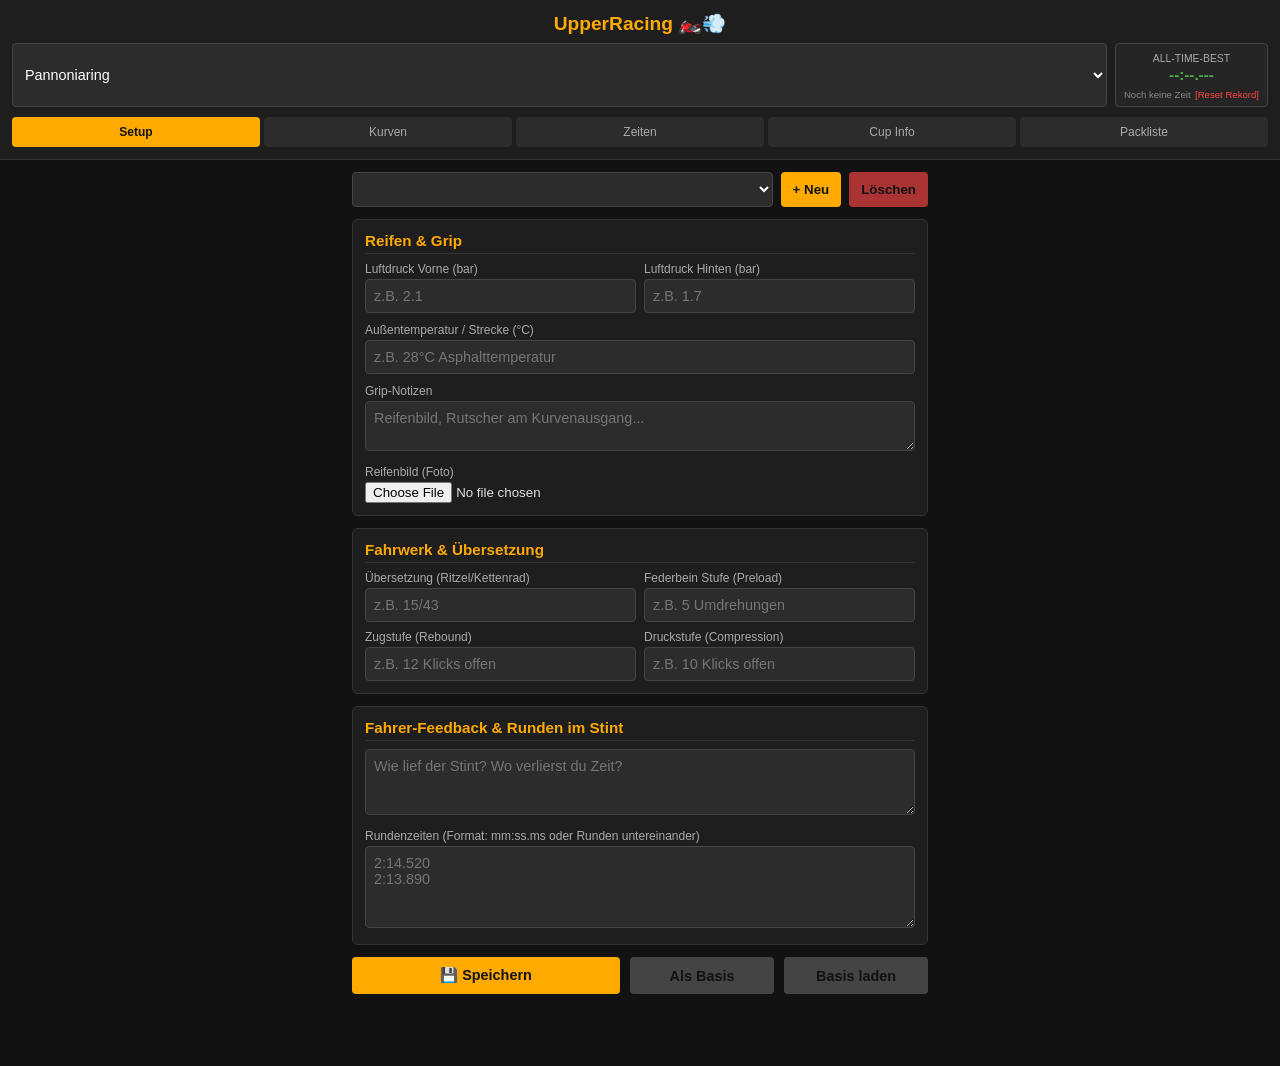
<file: index.html>
<!DOCTYPE html>
<html lang="de">
<head>
    <meta charset="UTF-8">
    <meta name="viewport" content="width=device-width, initial-scale=1.0">
    <title>UpperRacing App</title>
    <link rel="stylesheet" href="style.css">
</head>
<body onload="initApp()">

    <header class="app-header">
        <h1>UpperRacing 🏍️💨</h1>
        
        <!-- Streckenauswahl & All-Time-Best -->
        <div class="track-bar">
            <select id="trackSelect" onchange="onTrackChange()">
                <option value="pannoniaring">Pannoniaring</option>
                <option value="slovakia">Slovakiaring</option>
                <option value="brünn">Automotodrom Brno / Brünn</option>
                <option value="most">Autodrom Most</option>
                <option value="grobnik">Automotodrom Grobnik / Rijeka</option>
            </select>
            
            <div class="all-time-box">
                <span style="font-size: 0.65rem; color: #aaa;">ALL-TIME-BEST</span>
                <div><strong id="allTimeValue">--:--.---</strong></div>
                <span id="allTimeDate" style="font-size: 0.6rem; color: #888;">Noch keine Zeit</span>
                <button onclick="confirmClearAllTimeBest()" style="background:none; border:none; color:#ff4444; font-size:0.6rem; cursor:pointer; padding:0; margin-top:2px;">[Reset Rekord]</button>
            </div>
        </div>

        <!-- Navigation / Tabs -->
        <nav class="nav-tabs">
            <button id="tabAppBtn" class="tab-btn active" onclick="switchPage('app')">Setup</button>
            <button id="tabCurvesBtn" class="tab-btn" onclick="switchPage('curves')">Kurven</button>
            <button id="tabLapsBtn" class="tab-btn" onclick="switchPage('laps')">Zeiten</button>
            <button id="tabCupBtn" class="tab-btn" onclick="switchPage('cup')">Cup Info</button>
            <button id="tabPackBtn" class="tab-btn" onclick="switchPage('pack')">Packliste</button>
        </nav>
    </header>

    <main class="container">

        <!-- SEITE 1: SETUP & STINT -->
        <div id="pageApp" class="page-content active">
            <div class="session-bar">
                <select id="sessionSelect" onchange="onSessionChange()"></select>
                <button onclick="startNewSessionForm()">+ Neu</button>
                <button onclick="deleteCurrentSession()" style="background: #aa3333;">Löschen</button>
            </div>

            <div class="setup-box">
                <h3>Reifen & Grip</h3>
                <div class="grid-2">
                    <div><label>Luftdruck Vorne (bar)</label><input type="text" id="tireFront" placeholder="z.B. 2.1"></div>
                    <div><label>Luftdruck Hinten (bar)</label><input type="text" id="tireRear" placeholder="z.B. 1.7"></div>
                </div>
                <div style="margin-top: 10px;">
                    <label>Außentemperatur / Strecke (°C)</label>
                    <input type="text" id="outsideTemp" placeholder="z.B. 28°C Asphalttemperatur">
                </div>
                <div style="margin-top: 10px;">
                    <label>Grip-Notizen</label>
                    <textarea id="gripNotes" rows="2" placeholder="Reifenbild, Rutscher am Kurvenausgang..."></textarea>
                </div>
                
                <!-- Reifenbild Upload -->
                <div style="margin-top: 10px;">
                    <label>Reifenbild (Foto)</label>
                    <input type="file" accept="image/*" onchange="handleImageUpload(event)">
                    <div id="tireImageContainer" style="display:none; margin-top:5px; position:relative;">
                        <img id="tireImagePreview" onclick="openModal(this.src)" style="max-width:100%; max-height:150px; border-radius:4px; cursor:pointer;">
                        <br><button type="button" onclick="deleteTireImage()" style="background:#cc3333; font-size:0.7rem; padding:2px 6px; margin-top:4px;">Bild löschen</button>
                    </div>
                </div>
            </div>

            <div class="setup-box">
                <h3>Fahrwerk & Übersetzung</h3>
                <div class="grid-2">
                    <div><label>Übersetzung (Ritzel/Kettenrad)</label><input type="text" id="gearing" placeholder="z.B. 15/43"></div>
                    <div><label>Federbein Stufe (Preload)</label><input type="text" id="preload" placeholder="z.B. 5 Umdrehungen"></div>
                    <div><label>Zugstufe (Rebound)</label><input type="text" id="rebound" placeholder="z.B. 12 Klicks offen"></div>
                    <div><label>Druckstufe (Compression)</label><input type="text" id="compression" placeholder="z.B. 10 Klicks offen"></div>
                </div>
            </div>

            <div class="setup-box">
                <h3>Fahrer-Feedback & Runden im Stint</h3>
                <textarea id="quickFeedback" rows="3" placeholder="Wie lief der Stint? Wo verlierst du Zeit?"></textarea>
                
                <div style="margin-top: 10px;">
                    <label>Rundenzeiten (Format: mm:ss.ms oder Runden untereinander)</label>
                    <textarea id="lapTimes" rows="4" placeholder="2:14.520&#10;2:13.890" oninput="analyzeLaps()"></textarea>
                </div>
                <div id="lapAnalysis" style="margin-top:8px; background: #222; padding:8px; border-radius:4px; font-size:0.85rem; display:none;"></div>
            </div>

            <div style="display:flex; gap:10px; margin-bottom: 20px;">
                <button class="btn-main" onclick="saveData()" style="flex:2;">💾 Speichern</button>
                <button class="btn-main" onclick="saveAsBaseline()" style="background:#444; flex:1;">Als Basis</button>
                <button class="btn-main" onclick="loadBaseline()" style="background:#444; flex:1;">Basis laden</button>
            </div>
            <div id="saveNotice" class="notice-msg">Erfolgreich gespeichert!</div>
        </div>

        <!-- SEITE 2: KURVEN-GUIDE -->
        <div id="pageCurves" class="page-content">
            <div class="setup-box">
                <h3>Strecken-Kurven-Guide</h3>
                <p style="font-size:0.75rem; color:#aaa; margin-bottom:10px;">Markiere den Gang, die Linie und den Status für jede Kurve.</p>
                <div id="curvesContainer"></div>
                <button class="btn-main" onclick="saveData()" style="margin-top:10px;">💾 Kurven Speichern</button>
                <div id="saveNoticeCurves" class="notice-msg">Kurven erfolgreich gespeichert!</div>
            </div>
        </div>

        <!-- SEITE 3: ZEITEN & SCAN -->
        <div id="pageLaps" class="page-content">
            <div class="setup-box">
                <h3>Zeiten manuell hinzufügen</h3>
                <div class="grid-3" style="display:grid; grid-template-columns: 1fr 1fr 1fr; gap:6px; margin-bottom:8px;">
                    <div><label style="font-size:0.7rem">Min</label><input type="number" id="manualMin" placeholder="2"></div>
                    <div><label style="font-size:0.7rem">Sek</label><input type="number" id="manualSec" placeholder="14"></div>
                    <div><label style="font-size:0.7rem">Hundertstel</label><input type="number" id="manualMs" placeholder="520"></div>
                </div>
                <div><label style="font-size:0.7rem">Runden-Nummer (optional)</label><input type="number" id="manualLapNum" placeholder="z.B. 4"></div>
                <button class="btn-main" onclick="addManualLap()" style="margin-top:8px;">Runde hinzufügen</button>
            </div>

            <div class="setup-box">
                <h3>Zeiten per Foto einlesen</h3>
                <p style="font-size:0.75rem; color:#aaa; margin-bottom:8px;">Fotografiere deinen Laptimer / Zeiten-Ausdruck.</p>
                <input type="file" accept="image/*" capture="environment" onchange="handleLapPhotoScan(event)">
                <div id="scanStatus" style="margin-top:6px; font-size:0.8rem; color:#4CAF50; display:none;"></div>
            </div>
            
            <div class="setup-box">
                <button class="btn-main" onclick="confirmClearLaps()" style="background:#aa3333;">Alle Runden dieses Stints löschen</button>
            </div>
        </div>

        <!-- SEITE 4: CUP INFO -->
        <div id="pageCup" class="page-content">
            <div class="setup-box">
                <h3>Cup / Veranstalter Link</h3>
                <p style="font-size:0.75rem; color:#aaa; margin-bottom:8px;">Hinterlege hier den Link zum Live-Timing, Zeitplan oder Reglement.</p>
                <input type="text" id="cupUrlInput" placeholder="https://... (z.B. Zeitplan-Link)">
                <div style="display:flex; gap:10px; margin-top:10px;">
                    <button class="btn-main" onclick="saveCupUrl()" style="flex:1;">Link speichern</button>
                    <button class="btn-main" onclick="openCupInBrowser()" style="background:#336699; flex:1;">Öffnen ↗</button>
                </div>
            </div>
        </div>

        <!-- SEITE 5: PACKLISTE -->
        <div id="pagePack" class="page-content">
            <div class="setup-box">
                <h3>Packliste & Check</h3>
                <ul style="list-style:none; padding:0; font-size:0.9rem; line-height:1.8;">
                    <li><label><input type="checkbox"> Motorrad & Zentralständer</label></li>
                    <li><label><input type="checkbox"> Reifenwärmer & Verlängerungskabel</label></li>
                    <li><label><input type="checkbox"> Ersatzreifen (Vorn & Hinten)</label></li>
                    <li><label><input type="checkbox"> Benzin / Kanister</label></li>
                    <li><label><input type="checkbox"> Kombi, Helm, Stiefel, Handschuhe, Rückenprotektor</label></li>
                    <li><label><input type="checkbox"> Werkzeugkasten & Drehmomentschlüssel</label></li>
                    <li><label><input type="checkbox"> Laptimer & Ladekabel</label></li>
                    <li><label><input type="checkbox"> Pers. Dokumente & Anmeldung / Haftverzicht</label></li>
                </ul>
            </div>
            <div class="setup-box">
                <button class="btn-main" onclick="exportData()" style="background:#336699;">Daten als JSON exportieren</button>
            </div>
        </div>

    </main>

    <!-- Modal für Bild-Vorschau -->
    <div id="imageModal" onclick="closeModal()" style="display:none; position:fixed; z-index:999; top:0; left:0; width:100%; height:100%; background:rgba(0,0,0,0.85); text-align:center; padding-top:40px;">
        <img id="modalImg" style="max-width:90%; max-height:85vh; border-radius:6px;">
        <p style="color:#fff; margin-top:10px; font-size:0.8rem;">Zum Schließen irgendwo tippen</p>
    </div>

    <script src="app.js"></script>
</body>
</html>
</file>
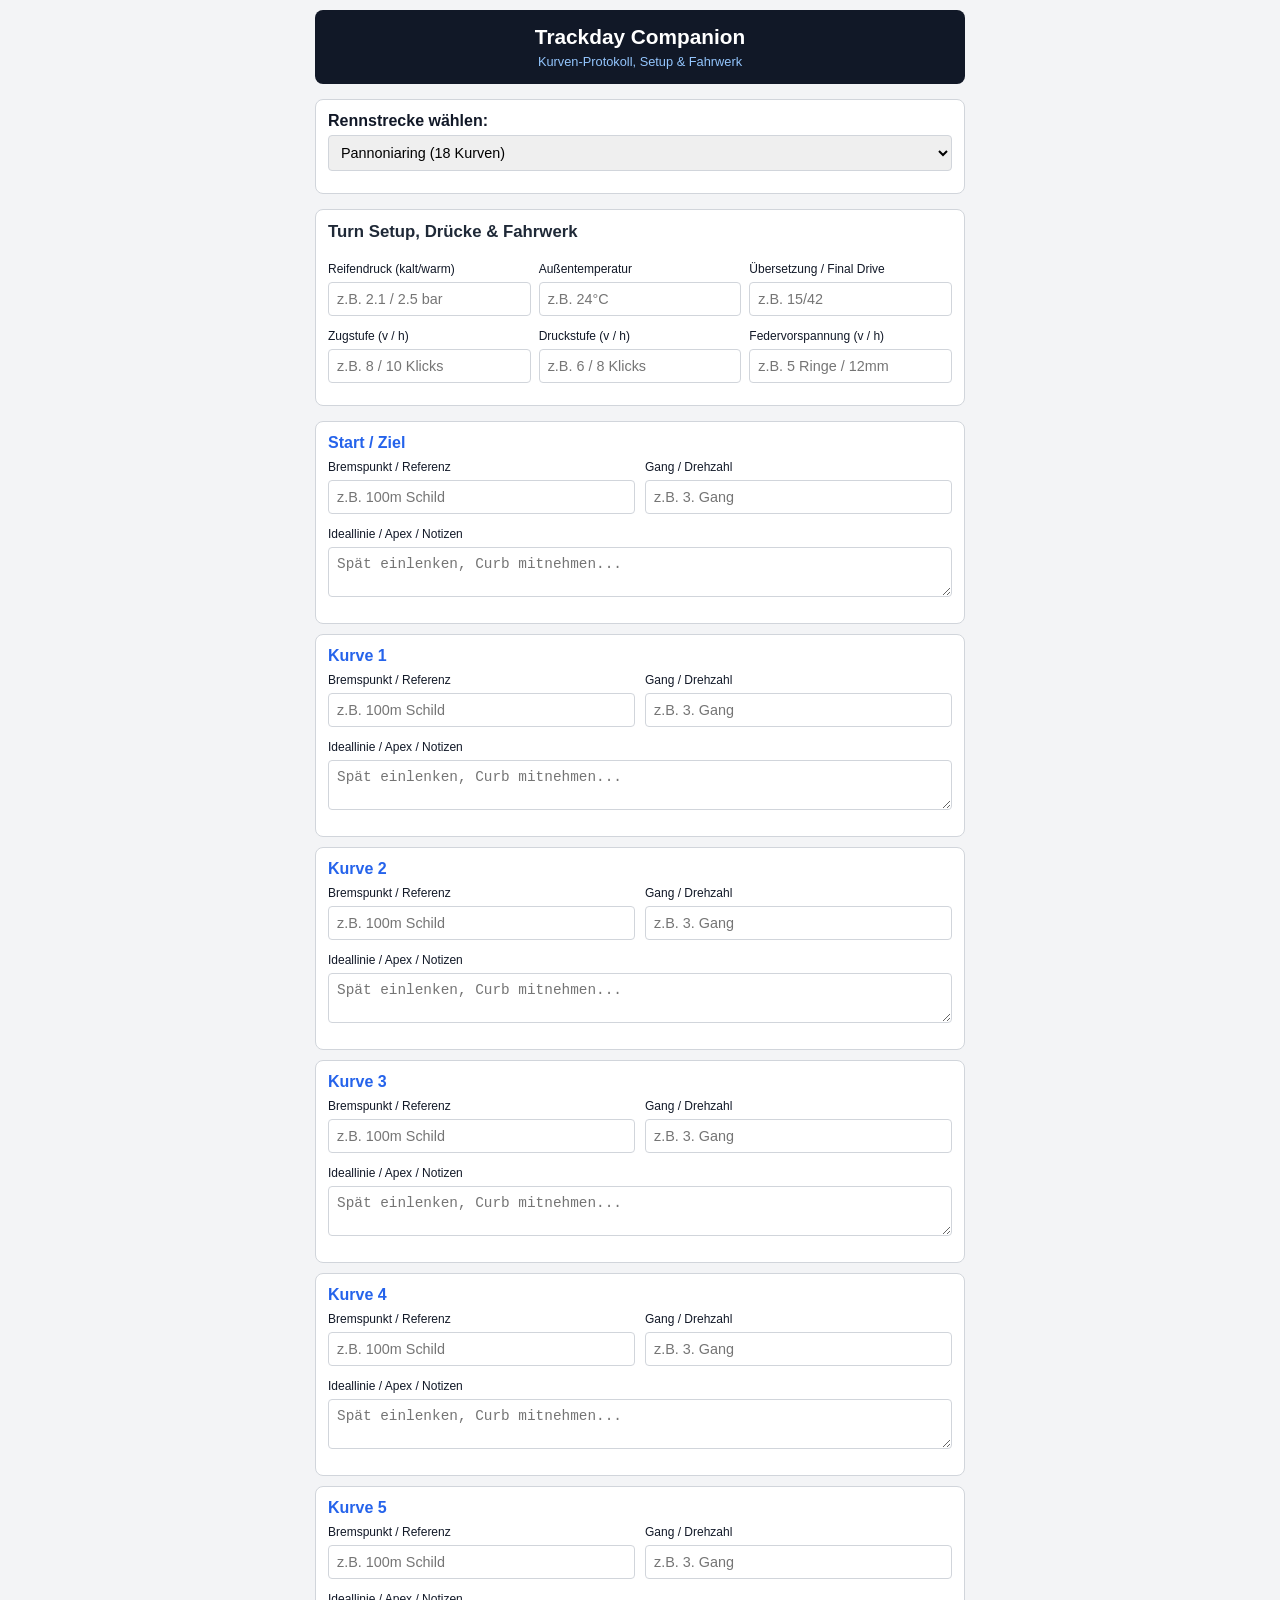
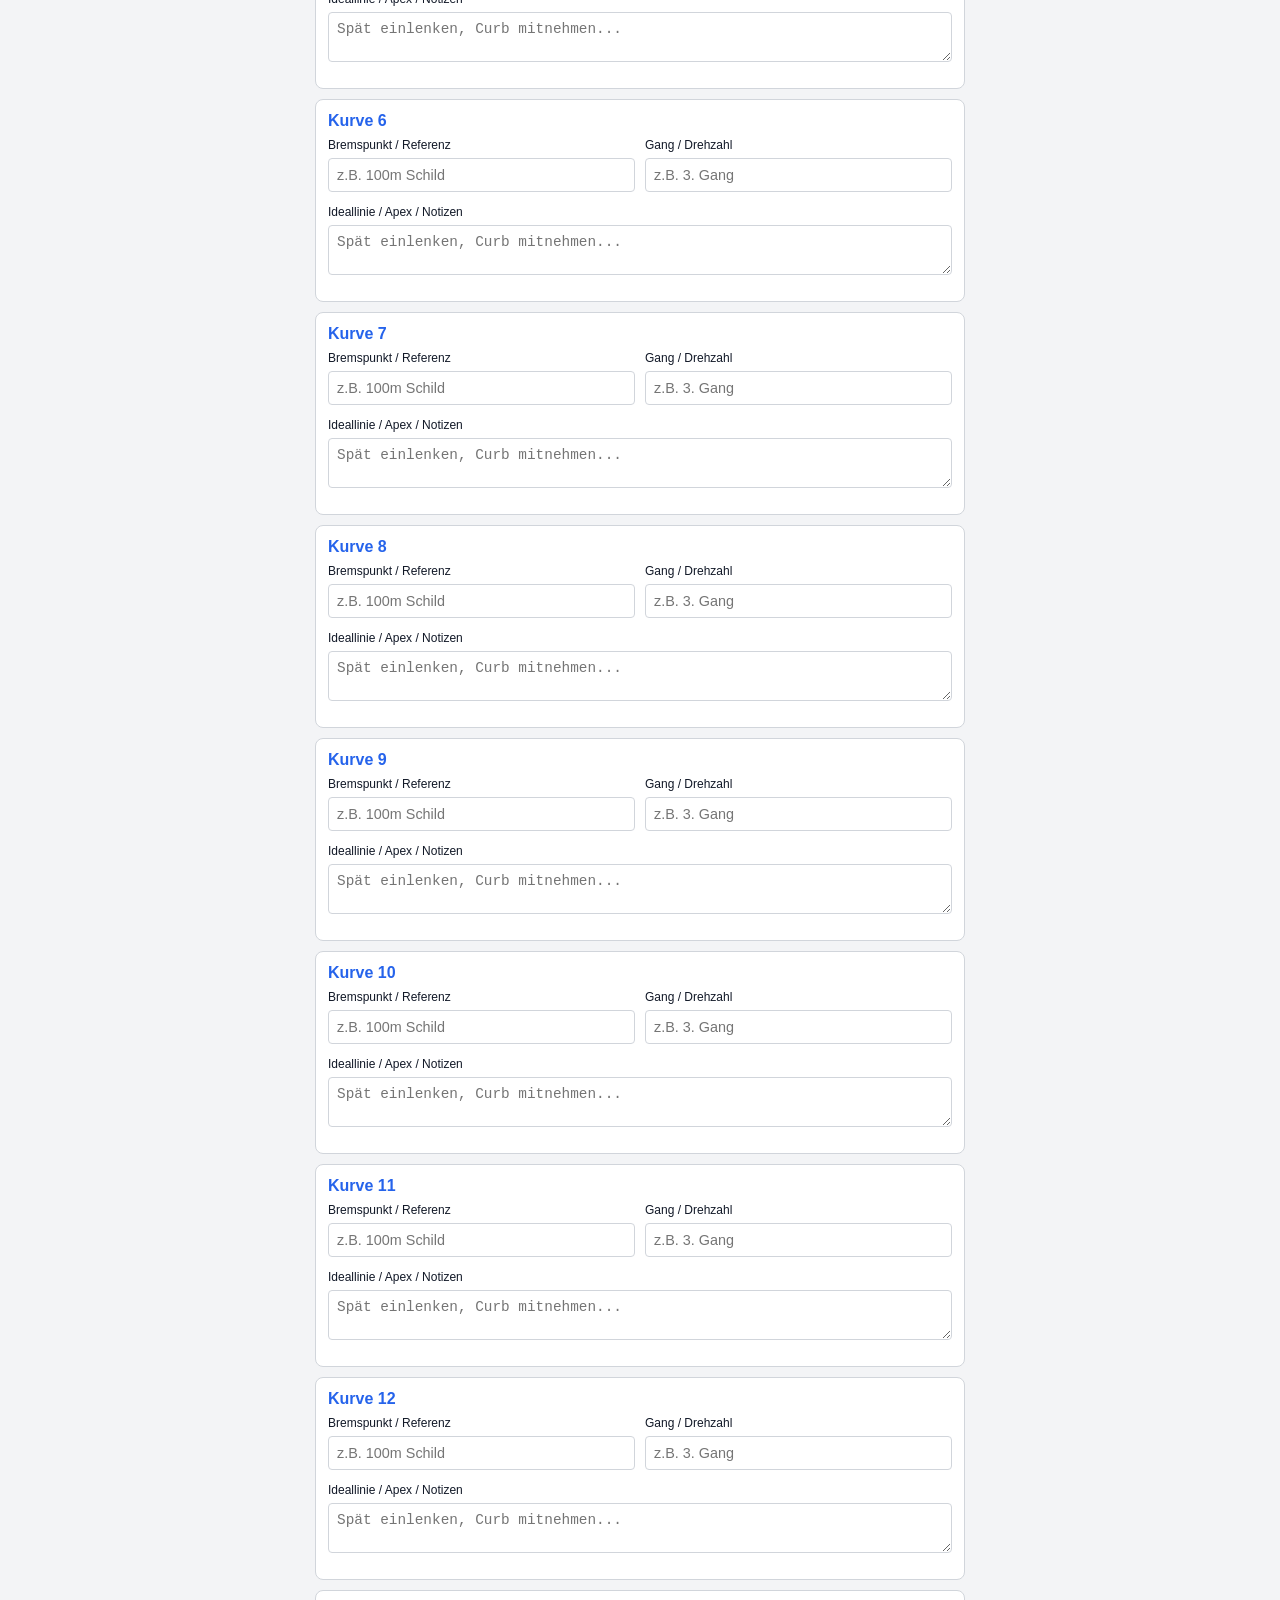
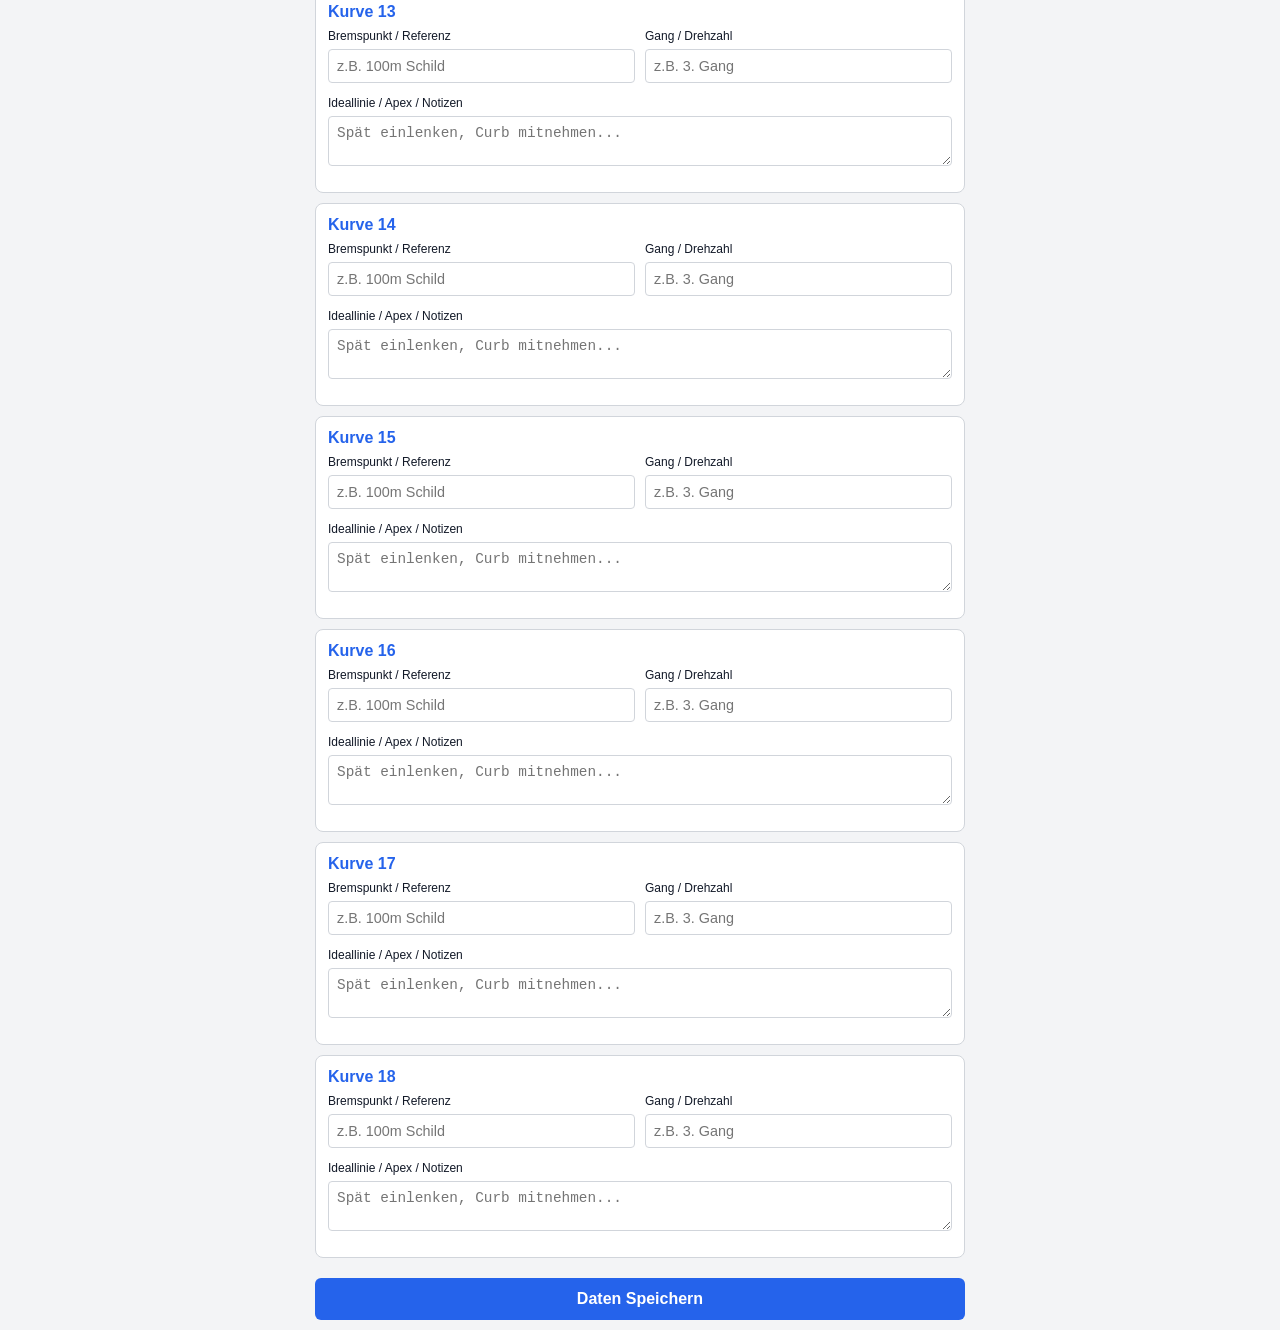
<file: index.html.html>
<!DOCTYPE html>
<html lang="de">
<head>
    <meta charset="UTF-8">
    <meta name="viewport" content="width=device-width, initial-scale=1.0">
    <title>Tracky</title>
    <style>
        :root {
            --bg-color: #f3f4f6;
            --card-bg: #ffffff;
            --primary: #2563eb;
            --text: #111827;
            --text-muted: #4b5563;
            --border: #d1d5db;
        }
        body {
            font-family: -apple-system, BlinkMacSystemFont, "Segoe UI", Roboto, sans-serif;
            background-color: var(--bg-color);
            color: var(--text);
            margin: 0;
            padding: 10px;
        }
        .container {
            max-width: 650px;
            margin: 0 auto;
        }
        header {
            background: #111827;
            color: white;
            padding: 15px;
            border-radius: 8px;
            margin-bottom: 15px;
            text-align: center;
        }
        header h1 { margin: 0; font-size: 1.3rem; }
        .selector-box, .setup-box {
            background: var(--card-bg);
            padding: 12px;
            border-radius: 8px;
            margin-bottom: 15px;
            border: 1px solid var(--border);
        }
        select, input, textarea {
            width: 100%;
            padding: 8px;
            margin-top: 5px;
            margin-bottom: 10px;
            border: 1px solid var(--border);
            border-radius: 4px;
            box-sizing: border-box;
            font-size: 0.9rem;
        }
        .curve-card {
            background: var(--card-bg);
            border: 1px solid var(--border);
            border-radius: 8px;
            padding: 12px;
            margin-bottom: 10px;
        }
        .curve-header {
            font-weight: bold;
            color: var(--primary);
            margin-bottom: 5px;
            font-size: 1rem;
        }
        .grid-2 {
            display: grid;
            grid-template-columns: 1fr 1fr;
            gap: 10px;
        }
        .grid-3 {
            display: grid;
            grid-template-columns: 1fr 1fr 1fr;
            gap: 8px;
        }
        button {
            background-color: var(--primary);
            color: white;
            border: none;
            padding: 12px;
            width: 100%;
            border-radius: 6px;
            font-weight: bold;
            cursor: pointer;
            margin-top: 10px;
            font-size: 1rem;
        }
        button:active { background-color: #1d4ed8; }
        .save-notice {
            text-align: center;
            font-size: 0.85rem;
            color: green;
            margin-top: 8px;
            font-weight: bold;
            display: none;
        }
        h3 { margin-top: 0; color: #1f2937; font-size: 1.05rem; }
    </style>
</head>
<body>

<div class="container">
    <header>
        <h1>Trackday Companion</h1>
        <p style="margin:5px 0 0; font-size:0.8rem; color:#93c5fd;">Kurven-Protokoll, Setup & Fahrwerk</p>
    </header>

    <div class="selector-box">
        <label for="trackSelect"><strong>Rennstrecke wählen:</strong></label>
        <select id="trackSelect" onchange="changeTrack()">
            <option value="pannoniaring">Pannoniaring (18 Kurven)</option>
            <option value="slovakia">Slovakiaring (14 Kurven)</option>
            <option value="brünn">Automotodrom Brno / Brünn (14 Kurven)</option>
            <option value="most">Autodrom Most (21 Kurven)</option>
            <option value="grobnik">Automotodrom Grobnik / Rijeka (18 Kurven)</option>
        </select>
    </div>

    <div class="setup-box">
        <h3>Turn Setup, Drücke & Fahrwerk</h3>
        <div class="grid-3">
            <div>
                <label style="font-size:0.75rem">Reifendruck (kalt/warm)</label>
                <input type="text" id="tirePressure" placeholder="z.B. 2.1 / 2.5 bar">
            </div>
            <div>
                <label style="font-size:0.75rem">Außentemperatur</label>
                <input type="text" id="outsideTemp" placeholder="z.B. 24°C">
            </div>
            <div>
                <label style="font-size:0.75rem">Übersetzung / Final Drive</label>
                <input type="text" id="gearing" placeholder="z.B. 15/42">
            </div>
        </div>
        <div class="grid-3">
            <div>
                <label style="font-size:0.75rem">Zugstufe (v / h)</label>
                <input type="text" id="rebound" placeholder="z.B. 8 / 10 Klicks">
            </div>
            <div>
                <label style="font-size:0.75rem">Druckstufe (v / h)</label>
                <input type="text" id="compression" placeholder="z.B. 6 / 8 Klicks">
            </div>
            <div>
                <label style="font-size:0.75rem">Federvorspannung (v / h)</label>
                <input type="text" id="preload" placeholder="z.B. 5 Ringe / 12mm">
            </div>
        </div>
    </div>

    <div id="curvesContainer"></div>

    <button onclick="saveData()">Daten Speichern</button>
    <div id="saveNotice" class="save-notice">Erfolgreich gespeichert!</div>
</div>

<script>
    const tracks = {
        pannoniaring: 18,
        slovakia: 14,
        brünn: 14,
        most: 21,
        grobnik: 18
    };

    function renderApp() {
        const trackKey = document.getElementById('trackSelect').value;
        const totalCurves = tracks[trackKey];
        const container = document.getElementById('curvesContainer');
        container.innerHTML = '';

        // Start / Ziel entry
        container.innerHTML += createCurveHTML('start', 'Start / Ziel');

        for (let i = 1; i <= totalCurves; i++) {
            container.innerHTML += createCurveHTML(i, `Kurve ${i}`);
        }

        loadData();
    }

    function createCurveHTML(id, title) {
        return `
            <div class="curve-card">
                <div class="curve-header">${title}</div>
                <div class="grid-2">
                    <div>
                        <label style="font-size:0.75rem">Bremspunkt / Referenz</label>
                        <input type="text" id="brake_${id}" placeholder="z.B. 100m Schild">
                    </div>
                    <div>
                        <label style="font-size:0.75rem">Gang / Drehzahl</label>
                        <input type="text" id="gear_${id}" placeholder="z.B. 3. Gang">
                    </div>
                </div>
                <div>
                    <label style="font-size:0.75rem">Ideallinie / Apex / Notizen</label>
                    <textarea id="notes_${id}" rows="2" placeholder="Spät einlenken, Curb mitnehmen..."></textarea>
                </div>
            </div>
        `;
    }

    function changeTrack() {
        renderApp();
    }

    function saveData() {
        const trackKey = document.getElementById('trackSelect').value;
        const totalCurves = tracks[trackKey];
        const data = {};

        // Save general setup
        data['tirePressure'] = document.getElementById('tirePressure').value;
        data['outsideTemp'] = document.getElementById('outsideTemp').value;
        data['gearing'] = document.getElementById('gearing').value;
        data['rebound'] = document.getElementById('rebound').value;
        data['compression'] = document.getElementById('compression').value;
        data['preload'] = document.getElementById('preload').value;

        // Save Start/Ziel
        data['brake_start'] = document.getElementById('brake_start').value;
        data['gear_start'] = document.getElementById('gear_start').value;
        data['notes_start'] = document.getElementById('notes_start').value;

        for (let i = 1; i <= totalCurves; i++) {
            data[`brake_${i}`] = document.getElementById(`brake_${i}`).value;
            data[`gear_${i}`] = document.getElementById(`gear_${i}`).value;
            data[`notes_${i}`] = document.getElementById(`notes_${i}`).value;
        }

        localStorage.setItem('trackday_' + trackKey, JSON.stringify(data));
        
        const notice = document.getElementById('saveNotice');
        notice.style.display = 'block';
        setTimeout(() => notice.style.display = 'none', 2000);
    }

    function loadData() {
        const trackKey = document.getElementById('trackSelect').value;
        const saved = localStorage.getItem('trackday_' + trackKey);
        
        document.getElementById('tirePressure').value = '';
        document.getElementById('outsideTemp').value = '';
        document.getElementById('gearing').value = '';
        document.getElementById('rebound').value = '';
        document.getElementById('compression').value = '';
        document.getElementById('preload').value = '';

        if (!saved) return;

        const data = JSON.parse(saved);
        
        document.getElementById('tirePressure').value = data['tirePressure'] || '';
        document.getElementById('outsideTemp').value = data['outsideTemp'] || '';
        document.getElementById('gearing').value = data['gearing'] || '';
        document.getElementById('rebound').value = data['rebound'] || '';
        document.getElementById('compression').value = data['compression'] || '';
        document.getElementById('preload').value = data['preload'] || '';

        if(document.getElementById('brake_start')) {
            document.getElementById('brake_start').value = data['brake_start'] || '';
            document.getElementById('gear_start').value = data['gear_start'] || '';
            document.getElementById('notes_start').value = data['notes_start'] || '';
        }

        const totalCurves = tracks[trackKey];
        for (let i = 1; i <= totalCurves; i++) {
            if(document.getElementById(`brake_${i}`)) {
                document.getElementById(`brake_${i}`).value = data[`brake_${i}`] || '';
                document.getElementById(`gear_${i}`).value = data[`gear_${i}`] || '';
                document.getElementById(`notes_${i}`).value = data[`notes_${i}`] || '';
            }
        }
    }

    // Init on load
    renderApp();
</script>

</body>
</html>
</file>
<file: style.css>
* {
    box-sizing: border-box;
    margin: 0;
    padding: 0;
    font-family: Arial, sans-serif;
}

body {
    background-color: #121212;
    color: #e0e0e0;
    padding-bottom: 40px;
}

.app-header {
    background: #1e1e1e;
    padding: 12px;
    position: sticky;
    top: 0;
    z-index: 100;
    border-bottom: 1px solid #333;
}

.app-header h1 {
    font-size: 1.2rem;
    color: #ffaa00;
    margin-bottom: 8px;
    text-align: center;
}

.track-bar {
    display: flex;
    gap: 8px;
    margin-bottom: 10px;
}

.track-bar select {
    flex: 1;
    background: #2c2c2c;
    color: #fff;
    border: 1px solid #444;
    padding: 8px;
    border-radius: 4px;
    font-size: 0.9rem;
}

.all-time-box {
    background: #252525;
    border: 1px solid #444;
    padding: 4px 8px;
    border-radius: 4px;
    text-align: center;
    min-width: 110px;
}

.all-time-box div strong {
    color: #4CAF50;
    font-size: 0.95rem;
}

.nav-tabs {
    display: flex;
    gap: 4px;
    overflow-x: auto;
}

.tab-btn {
    flex: 1;
    background: #2c2c2c;
    color: #aaa;
    border: none;
    padding: 8px 4px;
    font-size: 0.75rem;
    border-radius: 4px;
    cursor: pointer;
    white-space: nowrap;
}

.tab-btn.active {
    background: #ffaa00;
    color: #121212;
    font-weight: bold;
}

.container {
    padding: 12px;
    max-width: 600px;
    margin: 0 auto;
}

/* Seitensteuerung via CSS (Sicherheitsnetz) */
.page-content {
    display: none;
}

.page-content.active {
    display: block !important;
}

.session-bar {
    display: flex;
    gap: 8px;
    margin-bottom: 12px;
}

.session-bar select {
    flex: 1;
    background: #2c2c2c;
    color: #fff;
    border: 1px solid #444;
    padding: 8px;
    border-radius: 4px;
}

.session-bar button {
    background: #ffaa00;
    color: #121212;
    border: none;
    padding: 8px 12px;
    font-weight: bold;
    border-radius: 4px;
    cursor: pointer;
}

.setup-box {
    background: #1e1e1e;
    border: 1px solid #333;
    padding: 12px;
    border-radius: 6px;
    margin-bottom: 12px;
}

.setup-box h3 {
    font-size: 0.95rem;
    color: #ffaa00;
    margin-bottom: 8px;
    border-bottom: 1px solid #333;
    padding-bottom: 4px;
}

.grid-2 {
    display: grid;
    grid-template-columns: 1fr 1fr;
    gap: 8px;
}

label {
    display: block;
    font-size: 0.75rem;
    color: #aaa;
    margin-bottom: 3px;
}

input[type="text"], input[type="number"], textarea {
    width: 100%;
    background: #2c2c2c;
    border: 1px solid #444;
    color: #fff;
    padding: 8px;
    border-radius: 4px;
    font-size: 0.9rem;
}

textarea {
    resize: vertical;
}

.btn-main {
    width: 100%;
    background: #ffaa00;
    color: #121212;
    border: none;
    padding: 10px;
    font-weight: bold;
    border-radius: 4px;
    cursor: pointer;
    font-size: 0.9rem;
}

.btn-status {
    background: #333;
    border: none;
    padding: 4px 6px;
    border-radius: 3px;
    cursor: pointer;
    font-size: 0.8rem;
}

.active-red { background: #ff4444 !important; }
.active-yellow { background: #ffbb33 !important; }
.active-green { background: #00C851 !important; }

.notice-msg {
    display: none;
    background: #2e7d32;
    color: white;
    text-align: center;
    padding: 6px;
    border-radius: 4px;
    margin-top: 8px;
    font-size: 0.85rem;
}
</file>
